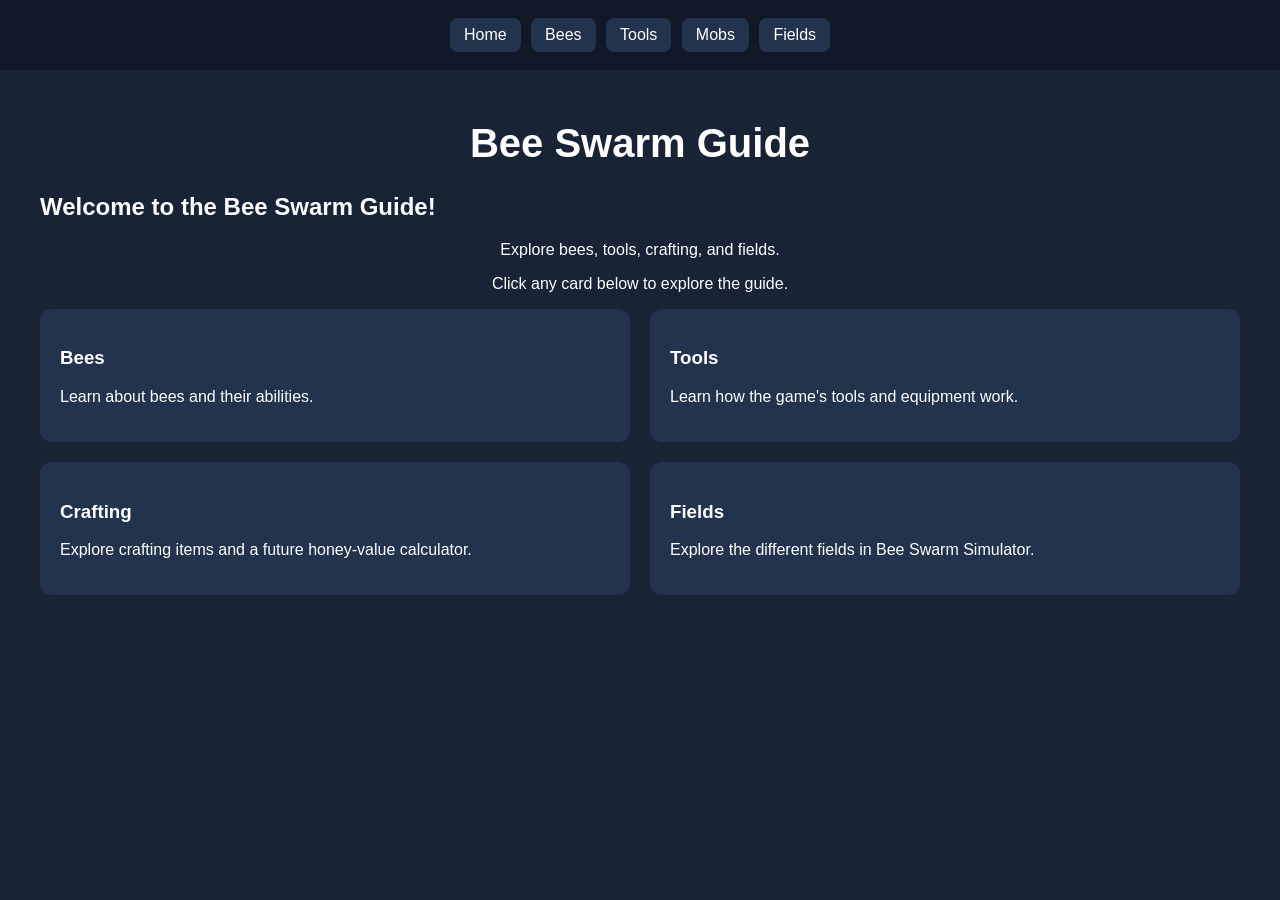
<file: index.html>
<!DOCTYPE html>
<html lang="en">
<head>
    <meta charset="UTF-8">
    <meta name="viewport" content="width=device-width, initial-scale=1.0">
    <link rel="stylesheet" href="style.css">
    <title>Bee Swarm Guide - Home</title>
</head>
<body>
    <nav>
        <a href="index.html" class="nav-card">Home</a>
        <a href="bees.html" class="nav-card">Bees</a>
        <a href="tools.html" class="nav-card">Tools</a>
        <a href="mobs.html" class="nav-card">Mobs</a>
        <a href="fields.html" class="nav-card">Fields</a>
    </nav>

    <main>
        <h1>Bee Swarm Guide</h1>
        <h2>Welcome to the Bee Swarm Guide!</h2>
        <p class="intro">Explore bees, tools, crafting, and fields.</p>
        <p class="instruction">Click any card below to explore the guide.</p>

        <section class="home-cards">
            <a href="bees.html" class="card">
                <h3>Bees</h3>
                <p>Learn about bees and their abilities.</p>
            </a>
            <a href="tools.html" class="card">
                <h3>Tools</h3>
                <p>Learn how the game's tools and equipment work.</p>
            </a>
            <a href="crafting.html" class="card">
                <h3>Crafting</h3>
                <p>Explore crafting items and a future honey-value calculator.</p>
            </a>
            <a href="fields.html" class="card">
                <h3>Fields</h3>
                <p>Explore the different fields in Bee Swarm Simulator.</p>
            </a>
        </section>
    </main>
</body>
</html>
</file>
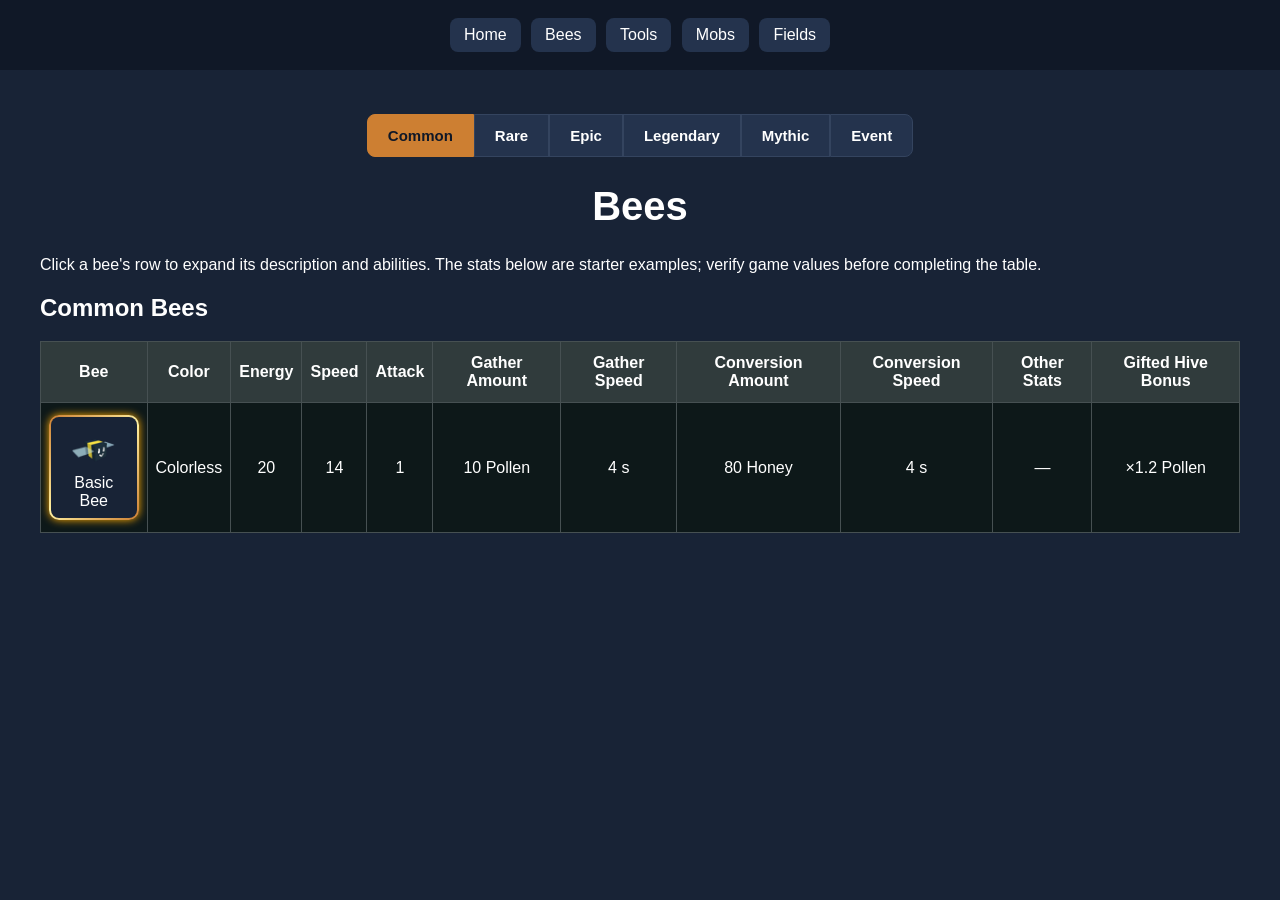
<file: bees.html>
<!DOCTYPE html>
<html lang="en">
    <head>
        <meta charset="UTF-8">
        <meta name="viewport" content="width=device-width, initial-scale=1.0">
        <link rel="stylesheet" href="style.css">
        <title>Bee Swarm Guide - Bees</title>
    </head>
    <body>
        <nav>
            <a href="index.html" class="nav-card">Home</a>
            <a href="bees.html" class="nav-card">Bees</a>
            <a href="tools.html" class="nav-card">Tools</a>
            <a href="mobs.html" class="nav-card">Mobs</a>
            <a href="fields.html" class="nav-card">Fields</a>
        </nav>

        <main>
            <div class="bee-tabs" role="tablist" aria-label="Bee rarities">
                <button class="bee-tab active basic-tab"
        data-rarity="common"
        role="tab"
        aria-selected="true">Common</button>

            <button class="bee-tab rare-tab"
                data-rarity="rare"
                role="tab"
                aria-selected="false">Rare</button>

            <button class="bee-tab epic-tab"
                data-rarity="epic"
                role="tab"
                aria-selected="false">Epic</button>

            <button class="bee-tab legendary-tab"
                data-rarity="legendary"
                role="tab"
                aria-selected="false">Legendary</button>

            <button class="bee-tab mythic-tab"
                data-rarity="mythic"
                role="tab"
                aria-selected="false">Mythic</button>

            <button class="bee-tab event-tab"
                data-rarity="event"
                role="tab"
                aria-selected="false">Event
            </button>
            </div>
            <h1>Bees</h1>
            <p>Click a bee's row to expand its description and abilities. The stats below are starter examples; verify game values before completing the table.</p>

            <section class="bee-content" id="common">
                <h2>Common Bees</h2>

                <div class="table-wrap">
                    <table class="bee-table">
                        <thead>
                            <tr>
                                <th>Bee</th>
                                <th>Color</th>
                                <th>Energy</th>
                                <th>Speed</th>
                                <th>Attack</th>
                                <th>Gather Amount</th>
                                <th>Gather Speed</th>
                                <th>Conversion Amount</th>
                                <th>Conversion Speed</th>
                                <th>Other Stats</th>
                                <th>Gifted Hive Bonus</th>
                            </tr>
                        </thead>
                        <tbody>
                            <tr class="bee-row" tabindex="0" role="button" aria-expanded="false">
                                <td>
                                    <div class="bee-card common">
                                        <img src="images/Basic_Bee.webp" alt="Basic Bee">
                                        <br>
                                        Basic Bee
                                    </div>
                                </td>
                                <td>Colorless</td>
                                <td>20</td>
                                <td>14</td>
                                <td>1</td>
                                <td>10 Pollen</td>
                                <td>4 s</td>
                                <td>80 Honey</td>
                                <td>4 s</td>
                                <td>—</td>
                                <td>×1.2 Pollen</td>
                            </tr>
                            <tr class="bee-details">
                                <td colspan="11">
                                    <p><strong>Description:</strong> An ordinary bee. Well rounded and hard working!<br>
                                    <strong>Passives/tokens:</strong> Details to be added.<br>
                                    </p>
                                </td>
                            </tr>
                        </tbody>
                    </table>
                </div>
            </section>
            <section class="bee-content" id="rare" hidden>
                <h2>Rare Bees</h2>

                <div class="table-wrap">
                    <table class="bee-table">
                        <thead>
                            <tr>
                                <th>Bee</th>
                                <th>Color</th>
                                <th>Energy</th>
                                <th>Speed</th>
                                <th>Attack</th>
                                <th>Gather Amount</th>
                                <th>Gather Speed</th>
                                <th>Conversion Amount</th>
                                <th>Conversion Speed</th>
                                <th>Other Stats</th>
                                <th>Gifted Hive Bonus</th>
                            </tr>
                        </thead>
                        <tbody>
                            <tr class="bee-row" tabindex="0" role="button" aria-expanded="false">
                                <td>
                                    <div class="bee-card rare">
                                        <img src="images/Bomber_Bee.webp" alt="Bomber Bee">
                                        <br>Bomber Bee
                                    </div>
                                </td>
                                <td>Colorless</td>
                                <td>20</td>
                                <td>15.4</td>
                                <td>2</td>
                                <td>10 Pollen</td>
                                <td>4 s</td>
                                <td>120 Honey</td>
                                <td>4 s</td>
                                <td>—</td>
                                <td>×1.1 Bomb Pollen</td>
                            </tr>
                            <tr class="bee-details">
                                <td colspan="11">
                                    <p><strong>Description:</strong> This crafty bee makes bombs which collect pollen from all nearby flowers.<br>
                                    <strong>Passives/tokens:</strong> Details to be added.<br>
                                    </p>
                                </td>
                            </tr>

                            <tr class="bee-row" tabindex="0" role="button" aria-expanded="false">
                                <td>
                                    <div class="bee-card rare">
                                        <img src="images/Brave_Bee.webp" alt="Brave Bee">
                                        <br>Brave Bee
                                    </div>
                                </td>
                                <td>Colorless</td>
                                <td>30</td>
                                <td>16.8</td>
                                <td>5</td>
                                <td>10 Pollen</td>
                                <td>4 s</td>
                                <td>200 Honey</td>
                                <td>4 s</td>
                                <td>—</td>
                                <td>+1 bee attack</td>
                            </tr>
                            <tr class="bee-details">
                                <td colspan="11">
                                    <p><strong>Description:</strong> This crafty bee makes bombs which collect pollen from all nearby flowers.<br>
                                    <strong>Passives/tokens:</strong> Details to be added.<br>
                                    </p>
                                </td>
                            </tr>

                            <tr class="bee-row" tabindex="0" role="button" aria-expanded="false">
                                <td>
                                    <div class="bee-card rare">
                                        <img src="images/Bumble_Bee.webp" alt="Bumble Bee">
                                        <br>Bumble Bee
                                    </div>
                                </td>
                                <td>blue</td>
                                <td>50</td>
                                <td>10.5</td>
                                <td>1</td>
                                <td>18 Pollen</td>
                                <td>4 s</td>
                                <td>80 Honey</td>
                                <td>4 s</td>
                                <td>—</td>
                                <td>1.1x Capacity</td>
                            </tr>
                            <tr class="bee-details">
                                <td colspan="11">
                                    <p><strong>Description:</strong> This crafty bee makes bombs which collect pollen from all nearby flowers.<br>
                                    <strong>Passives/tokens:</strong> Details to be added.<br>
                                    </p>
                                </td>
                            </tr>
                        </tbody>
                    </table>
                </div>
            </section>
            <section class="bee-content" id="epic" hidden>
                <h2>Epic Bees</h2>

                <div class="table-wrap">
                    <table class="bee-table">
                        <thead>
                            <tr>
                            <th>Bee</th>
                            <th>Color</th>
                            <th>Energy</th>
                            <th>Speed</th>
                            <th>Attack</th>
                            <th>Gather Amount</th>
                            <th>Gather Speed</th>
                            <th>Conversion Amount</th>
                            <th>Conversion Speed</th>
                            <th>Other Stats</th>
                            <th>Gifted Hive Bonus</th>
                            </tr>
                        </thead>

                        <tbody>
                            <tr class="bee-row" tabindex="0" role="button" aria-expanded="false">
                                <td>
                                    <div class="bee-card epic">
                                        <img src="images/Bomber_Bee.webp" alt="Bomber Bee">
                                        <br>Bomber Bee
                                    </div>
                                </td>
                                <td>Colorless</td>
                                <td>20</td>
                                <td>15.4</td>
                                <td>2</td>
                                <td>10 Pollen</td>
                                <td>4 s</td>
                                <td>120 Honey</td>
                                <td>4 s</td>
                                <td>—</td>
                                <td>×1.1 Bomb Pollen</td>
                            </tr>
                            <tr class="bee-details">
                                <td colspan="11">
                                    <p><strong>Description:</strong> This crafty bee makes bombs which collect pollen from all nearby flowers.<br>
                                    <strong>Passives/tokens:</strong> Details to be added.<br>
                                    </p>
                                </td>
                            </tr>
                        </tbody>
                    </table>
                </div>
            </section>

            <section class="bee-content" id="legendary" hidden>
                <h2>Legendary Bees</h2>
                <div class="table-wrap">
                    <table class="bee-table">
                        <thead>
                            <tr>
                            <th>Bee</th>
                            <th>Color</th>
                            <th>Energy</th>
                            <th>Speed</th>
                            <th>Attack</th>
                            <th>Gather Amount</th>
                            <th>Gather Speed</th>
                            <th>Conversion Amount</th>
                            <th>Conversion Speed</th>
                            <th>Other Stats</th>
                            <th>Gifted Hive Bonus</th>
                            </tr>
                        </thead>

                        <tbody>
                            <tr class="bee-row" tabindex="0" role="button" aria-expanded="false">
                                <td>
                                    <div class="bee-card legendary">
                                        <img src="images/Bomber_Bee.webp" alt="Bomber Bee">
                                        <br>Bomber Bee
                                    </div>
                                </td>
                                <td>Colorless</td>
                                <td>20</td>
                                <td>15.4</td>
                                <td>2</td>
                                <td>10 Pollen</td>
                                <td>4 s</td>
                                <td>120 Honey</td>
                                <td>4 s</td>
                                <td>—</td>
                                <td>×1.1 Bomb Pollen</td>
                            </tr>
                            <tr class="bee-details">
                                <td colspan="11">
                                    <p><strong>Description:</strong> This crafty bee makes bombs which collect pollen from all nearby flowers.<br>
                                    <strong>Passives/tokens:</strong> Details to be added.<br>
                                    </p>
                                </td>
                            </tr>
                        </tbody>
                    </table>
                </div>
            </section>

            <section class="bee-content" id="mythic" hidden>
                <h2>Mythic Bees</h2>
                <div class="table-wrap">
                    <table class="bee-table">
                        <thead>
                            <tr>
                            <th>Bee</th>
                            <th>Color</th>
                            <th>Energy</th>
                            <th>Speed</th>
                            <th>Attack</th>
                            <th>Gather Amount</th>
                            <th>Gather Speed</th>
                            <th>Conversion Amount</th>
                            <th>Conversion Speed</th>
                            <th>Other Stats</th>
                            <th>Gifted Hive Bonus</th>
                            </tr>
                        </thead>

                        <tbody>
                            <tr class="bee-row" tabindex="0" role="button" aria-expanded="false">
                                <td>
                                    <div class="bee-card mythic">
                                        <img src="images/Bomber_Bee.webp" alt="Bomber Bee">
                                        <br>Bomber Bee
                                    </div>
                                </td>
                                <td>Colorless</td>
                                <td>20</td>
                                <td>15.4</td>
                                <td>2</td>
                                <td>10 Pollen</td>
                                <td>4 s</td>
                                <td>120 Honey</td>
                                <td>4 s</td>
                                <td>—</td>
                                <td>×1.1 Bomb Pollen</td>
                            </tr>
                            <tr class="bee-details">
                                <td colspan="11">
                                    <p><strong>Description:</strong> This crafty bee makes bombs which collect pollen from all nearby flowers.<br>
                                    <strong>Passives/tokens:</strong> Details to be added.<br>
                                    </p>
                                </td>
                            </tr>
                        </tbody>
                    </table>
                </div>
            </section>

            <section class="bee-content" id="event" hidden>
                <h2>Event Bees</h2>
                <div class="table-wrap">
                    <table class="bee-table">
                        <thead>
                            <tr>
                            <th>Bee</th>
                            <th>Color</th>
                            <th>Energy</th>
                            <th>Speed</th>
                            <th>Attack</th>
                            <th>Gather Amount</th>
                            <th>Gather Speed</th>
                            <th>Conversion Amount</th>
                            <th>Conversion Speed</th>
                            <th>Other Stats</th>
                            <th>Gifted Hive Bonus</th>
                            </tr>
                        </thead>

                        <tbody>
                            <tr class="bee-row" tabindex="0" role="button" aria-expanded="false">
                                <td>
                                    <div class="bee-card event">
                                        <img src="images/Bomber_Bee.webp" alt="Bomber Bee">
                                        <br>Bomber Bee
                                    </div>
                                </td>
                                <td>Colorless</td>
                                <td>20</td>
                                <td>15.4</td>
                                <td>2</td>
                                <td>10 Pollen</td>
                                <td>4 s</td>
                                <td>120 Honey</td>
                                <td>4 s</td>
                                <td>—</td>
                                <td>×1.1 Bomb Pollen</td>
                            </tr>
                            <tr class="bee-details">
                                <td colspan="11">
                                    <p><strong>Description:</strong> This crafty bee makes bombs which collect pollen from all nearby flowers.<br>
                                    <strong>Passives/tokens:</strong> Details to be added.<br>
                                    </p>
                                </td>
                            </tr>
                        </tbody>
                    </table>
                </div>
            </section>
        </main>
        <script src="https://code.jquery.com/jquery-3.7.1.min.js"></script>
        <script src="script.js"></script>
    </body>
</html>
</file>
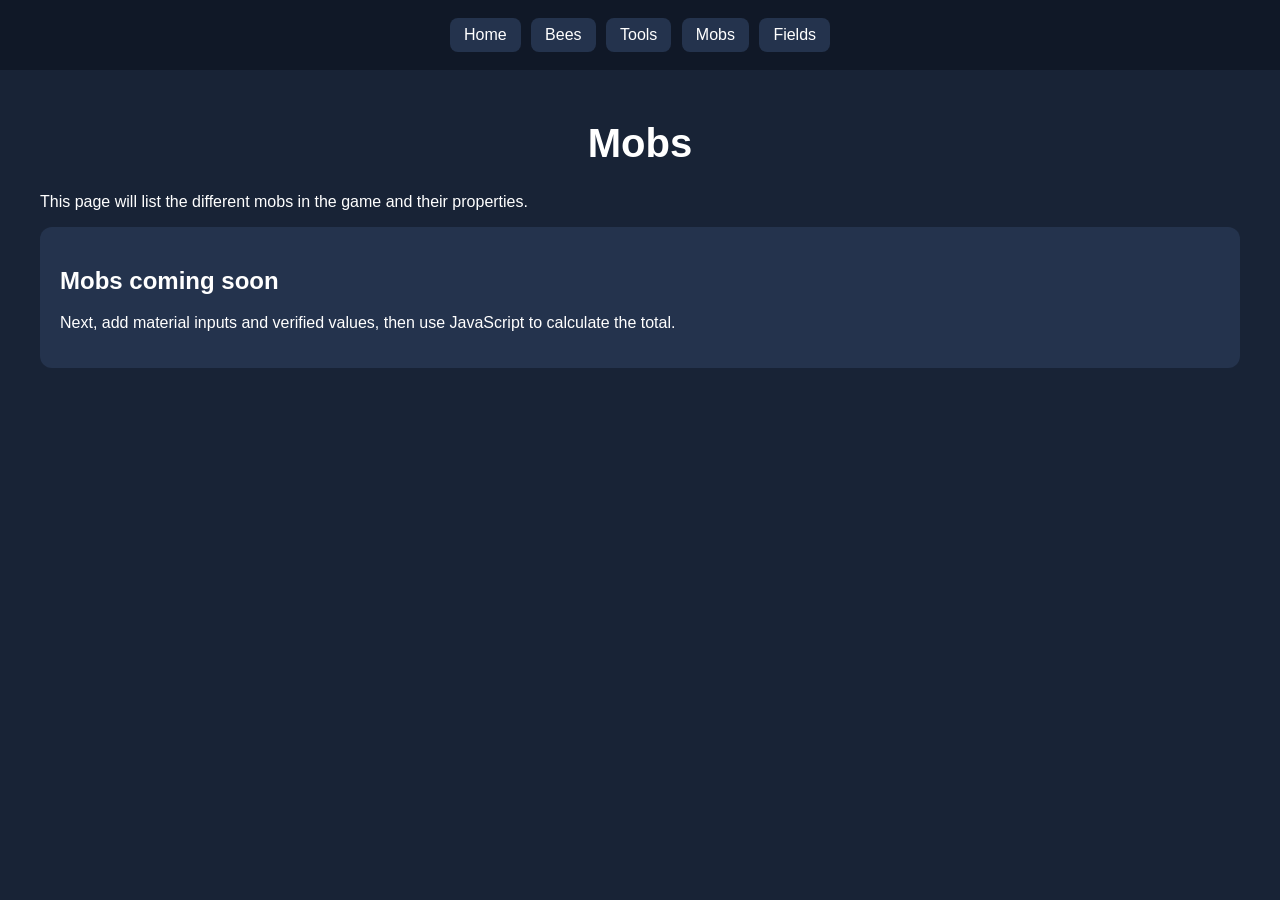
<file: mobs.html>
<!DOCTYPE html>
<html lang="en">
<head>
    <meta charset="UTF-8">
    <meta name="viewport" content="width=device-width, initial-scale=1.0">
    <link rel="stylesheet" href="style.css">
    <title>Bee Swarm Guide - Mobs</title>
</head>
<body>
    <nav>
        <a href="index.html" class="nav-card">Home</a>
        <a href="bees.html" class="nav-card">Bees</a>
        <a href="tools.html" class="nav-card">Tools</a>
        <a href="mobs.html" class="nav-card">Mobs</a>
        <a href="fields.html" class="nav-card">Fields</a>
    </nav>
    <main>
        <h1>Mobs</h1>
        <p>This page will list the different mobs in the game and their properties.</p>
        <div class="card">
            <h2>Mobs coming soon</h2>
            <p>Next, add material inputs and verified values, then use JavaScript to calculate the total.</p>
        </div>
    </main>
</body>
</html>
</file>
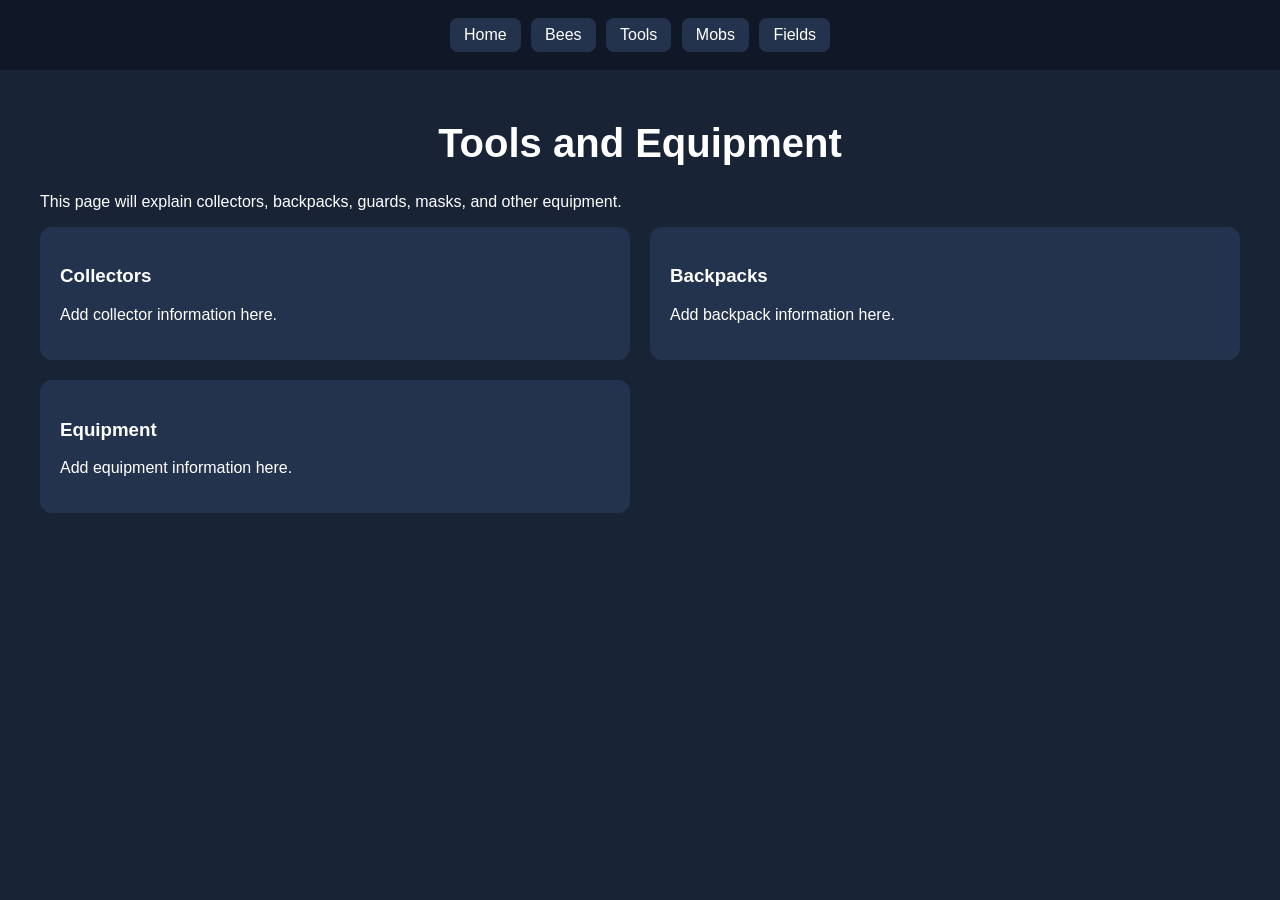
<file: tools.html>
<!DOCTYPE html>
<html lang="en">
<head>
    <meta charset="UTF-8">
    <meta name="viewport" content="width=device-width, initial-scale=1.0">
    <link rel="stylesheet" href="style.css">
    <title>Bee Swarm Guide - Tools</title>
</head>
<body>
    <nav>
        <a href="index.html" class="nav-card">Home</a>
        <a href="bees.html" class="nav-card">Bees</a>
        <a href="tools.html" class="nav-card">Tools</a>
        <a href="mobs.html" class="nav-card">Mobs</a>
        <a href="fields.html" class="nav-card">Fields</a>
    </nav>
    <main>
        <h1>Tools and Equipment</h1>
        <p>This page will explain collectors, backpacks, guards, masks, and other equipment.</p>
        <section class="home-cards">
            <div class="card"><h3>Collectors</h3><p>Add collector information here.</p></div>
            <div class="card"><h3>Backpacks</h3><p>Add backpack information here.</p></div>
            <div class="card"><h3>Equipment</h3><p>Add equipment information here.</p></div>
        </section>
    </main>
</body>
</html>
</file>
<file: style.css>
body {
    background-color: #182336;
    color: #ffffff;
    font-family: Arial, sans-serif;
    margin: 0;
}

a {
    color: #4da6ff;
    text-decoration: underline;
}

a:hover {
    color: #99ccff;
}

nav {
    background-color: #101827;
    padding: 15px;
    text-align: center;
}

.nav-card {
    display: inline-block;
    background-color: #24334d;
    color: #ffffff;
    padding: 8px 14px;
    border-radius: 8px;
    margin: 3px;
    text-decoration: none;
}

.nav-card:hover {
    background-color: #354c6d;
    color: #ffffff;
}

main {
    max-width: 1200px;
    margin: auto;
    padding: 24px;
}

h1 {
    text-align: center;
    font-size: 40px;
}

.intro,
.instruction {
    text-align: center;
}

.home-cards {
    display: grid;
    grid-template-columns: repeat(2, minmax(0, 1fr));
    gap: 20px;
}

.card {
    display: block;
    background-color: #24334d;
    color: #ffffff;
    padding: 20px;
    border-radius: 12px;
    text-decoration: none;
    transition: transform 0.15s ease, background-color 0.15s ease;
}

.card:hover {
    color: #ffffff;
    background-color: #2d4160;
    transform: translateY(-4px);
}

.card h3 {
    color: #ffffff;
}

.table-wrap {
    width: 100%;
    overflow-x: auto;
}

.bee-table {
    width: 100%;
    border-collapse: collapse;
    background-color: #0d1819;
    min-width: 1000px;
}

.bee-table th {
    background-color: #303b3c;
    padding: 12px 8px;
    border: 1px solid #465052;
}

.bee-table td {
    padding: 12px 8px;
    border: 1px solid #465052;
    text-align: center;
}

.bee-table td img {
    width: 45px;
    height: 45px;
    object-fit: contain;
}

.bee-row {
    cursor: pointer;
}

.bee-row:hover {
    background-color: #1b2a2b;
}

.bee-row:focus-visible,
.field-tab:focus-visible {
    outline: 2px solid #99ccff;
    outline-offset: 2px;
}

.bee-details td {
    text-align: left;
    padding: 18px;
    background-color: #182526;
}

.field-tabs {
    display: flex;
    flex-wrap: wrap;
    gap: 5px;
    margin-bottom: 15px;
}

.field-tab {
    background-color: #24334d;
    color: #ffffff;
    border: none;
    padding: 12px 16px;
    cursor: pointer;
    border-radius: 6px;
    font-size: 1rem;
}

.field-tab:hover {
    background-color: #354c6d;
}

.field-tab.active {
    background-color: #4da6ff;
    color: #182336;
}

.field-content {
    background-color: #24334d;
    padding: 20px;
    border-radius: 12px;
}

.field-layout {
    display: grid;
    grid-template-columns: 2fr 1fr;
    gap: 25px;
    align-items: start;
}

.field-stats {
    background-color: #172526;
    border-radius: 12px;
    overflow: hidden;
    text-align: center;
}

.field-stats h2 {
    margin: 0;
    padding: 15px;
    background-color: #354c6d;
}

.field-stats img {
    width: 100%;
    max-width: 400px;
    display: block;
    margin: auto;
}

.field-stats h4 {
    margin: 0;
    padding: 10px;
    background-color: #354c6d;
}

.field-stats p {
    padding: 5px;
}

@media (max-width: 650px) {
    main {
        padding: 14px;
    }

    h1 {
        font-size: 32px;
    }

    .home-cards,
    .field-layout {
        grid-template-columns: 1fr;
    }
}
/* Bee rarity tabs container */
.bee-tabs {
    display: flex;
    flex-wrap: wrap;
    justify-content: center;
    margin: 20px 0;
}

/* Individual tabs */
.bee-tab {
    background-color: #24334d;
    color: white;
    border: 1px solid #34445f;
    padding: 12px 20px;
    font-size: 15px;
    font-weight: bold;
    cursor: pointer;
    transition: background-color 0.2s;
}

/* Round the outside corners */
.bee-tab:first-child {
    border-radius: 8px 0 0 8px;
}

.bee-tab:last-child {
    border-radius: 0 8px 8px 0;
}

/* Hover effect */
.bee-tab:hover {
    background-color: #344b70;
}

/* Common — bronze */
/* Common — bronze */
.bee-tab[data-rarity="common"].active {
    background-color: #CD7F32;
    color: #101827;
    border-color: #CD7F32;
}

/* Rare — white */
.bee-tab[data-rarity="rare"].active {
    background-color: #F2F2F2;
    color: #101827;
    border-color: #F2F2F2;
}

/* Epic — yellow */
.bee-tab[data-rarity="epic"].active {
    background-color: #F2D94E;
    color: #101827;
    border-color: #F2D94E;
}

/* Legendary — light blue */
.bee-tab[data-rarity="legendary"].active {
    background-color: #66CCFF;
    color: #101827;
    border-color: #66CCFF;
}

/* Mythic — purple */
.bee-tab[data-rarity="mythic"].active {
    background-color: #B36BFF;
    color: #101827;
    border-color: #B36BFF;
}

/* Event — green */
.bee-tab[data-rarity="event"].active {
    background-color: #55D68B;
    color: #101827;
    border-color: #55D68B;
}
/* Basic Bee neon gradient border */
.basic-bee-card {
    display: inline-block;
    padding: 8px;
    border: 2px solid transparent;
    border-radius: 10px;

    background:
        linear-gradient(#182336, #182336) padding-box,
        linear-gradient(
            135deg,
            #ff9900,
            #fff176,
            #ffcc00,
            #ff7700,
            #fff176
        ) border-box;

    box-shadow:
        0 0 6px #ff990088,
        0 0 14px #ffcc0055;

    transition: box-shadow 0.2s ease;
}

/* Brighter glow on hover */
.basic-bee-card:hover {
    box-shadow:
        0 0 8px #ff9900,
        0 0 20px #ffcc00aa;
}
/* Base neon frame for bee cards */
.bee-card {
    display: inline-block;
    padding: 8px;
    border: 2px solid transparent;
    border-radius: 10px;
    background:
        linear-gradient(#182336, #182336) padding-box,
        linear-gradient(135deg, var(--glow1), var(--glow2), var(--glow1)) border-box;
    box-shadow: 0 0 8px var(--glow-shadow);
    transition: box-shadow 0.2s ease, transform 0.2s ease;
}

.bee-card:hover {
    box-shadow: 0 0 16px var(--glow-shadow);
    transform: translateY(-2px);
}

/* Colors by rarity */
.bee-card.common {
    --glow1: #CD7F32;
    --glow2: #FFF0A0;
    --glow-shadow: #FFAA00;
}

.bee-card.rare {
    --glow1: #FFFFFF;
    --glow2: #A8C8FF;
    --glow-shadow: #FFFFFF;
}

.bee-card.epic {
    --glow1: #FFD83D;
    --glow2: #FFF4A3;
    --glow-shadow: #FFD83D;
}

.bee-card.legendary {
    --glow1: #45CFFF;
    --glow2: #B6F1FF;
    --glow-shadow: #45CFFF;
}

.bee-card.mythic {
    --glow1: #A855F7;
    --glow2: #F0ABFC;
    --glow-shadow: #A855F7;
}

.bee-card.event {
    --glow1: #38E879;
    --glow2: #C0FF75;
    --glow-shadow: #38E879;
}
</file>
